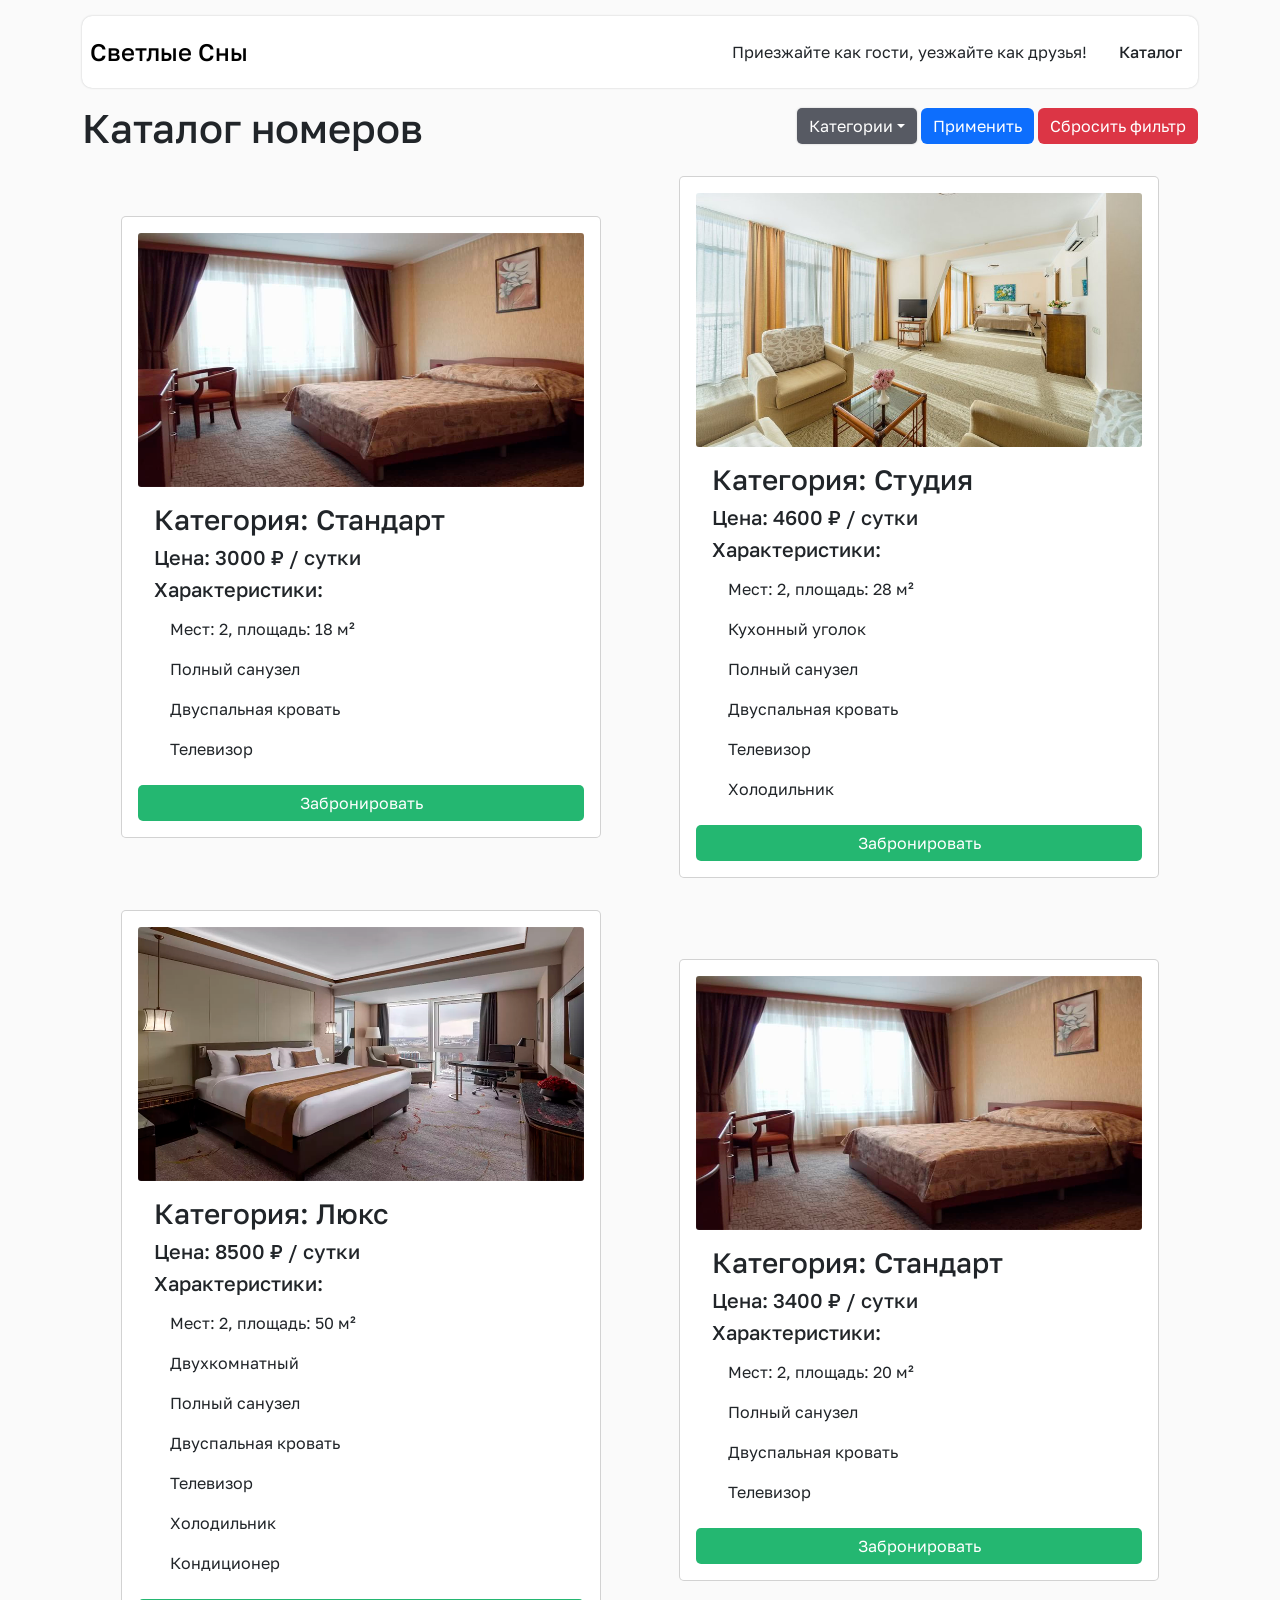
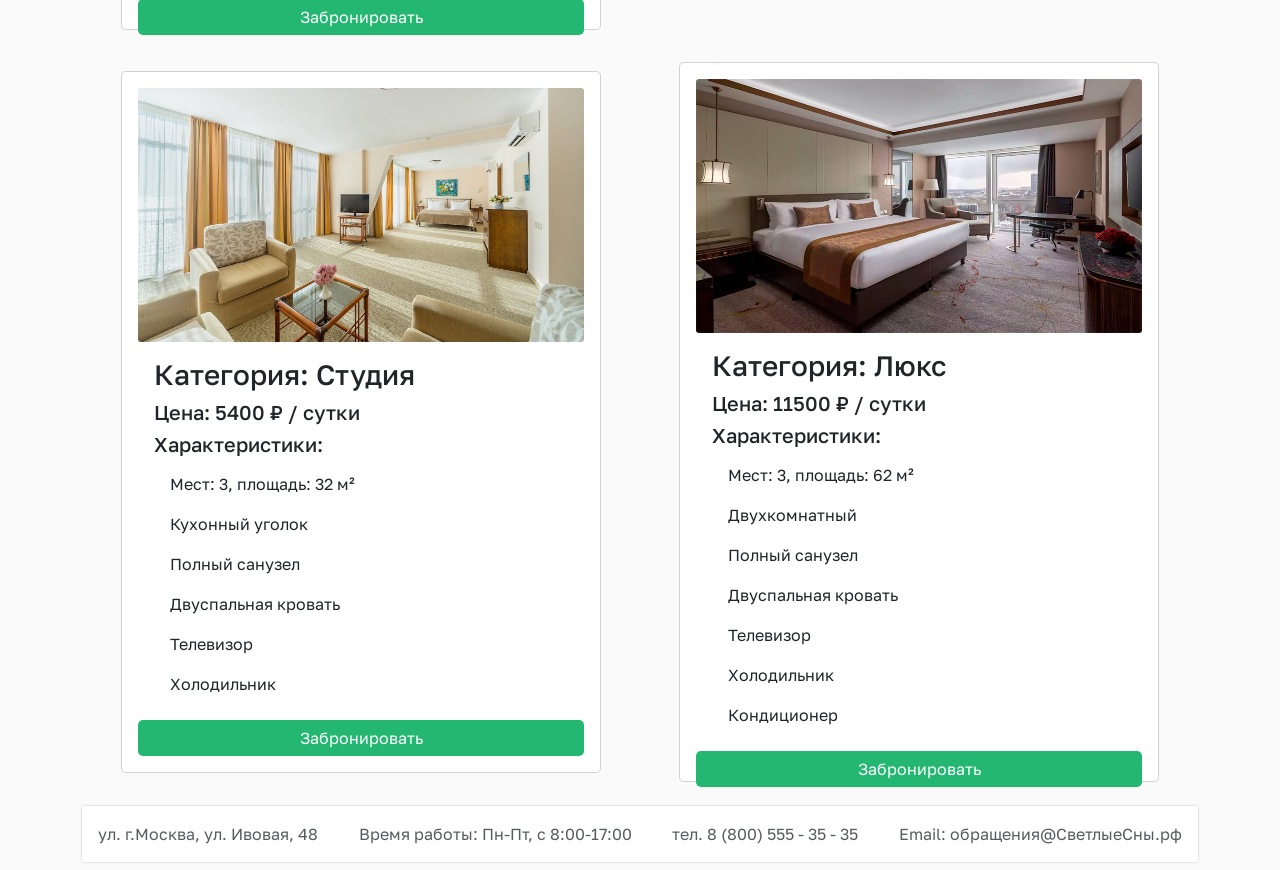
<file: hotel-prototype/index.html>
<!doctype html>
<html lang="ru">
<head>
    <meta charset="UTF-8">
    <meta name="viewport" content="width=device-width, user-scalable=no, initial-scale=1.0, maximum-scale=1.0, minimum-scale=1.0">
    <meta http-equiv="X-UA-Compatible" content="ie=edge">
    <link rel="stylesheet" href="css/bootstrap.min.css">
    <link rel="stylesheet" href="css/index.css">
    <title>Каталог номеров — Светлые Сны</title>
</head>
<body class="container">
<header class="d-flex flex-wrap justify-content-center py-3">
    <a href="index.html" class="d-flex align-items-center mb-3 mb-md-0 me-md-auto link-body-emphasis text-decoration-none">
        <span class="fs-4 mx-2 fw-medium">Светлые Сны</span>
    </a>
    <ul class="nav">
        <li class="nav-item"><a href="index.html" class="nav-link">Приезжайте как гости, уезжайте как друзья!</a></li>
        <li class="nav-item"><a href="catalog.html" class="nav-link fw-medium">Каталог</a></li>
    </ul>
</header>
<!--описание номеров-->
<main>
    <div class="d-flex justify-content-between flex-wrap">
        <h1>Каталог номеров</h1>
        <div class="dropdown">
            <button class="btn btn-secondary dropdown-toggle" type="button" data-bs-toggle="dropdown" aria-expanded="false">Категории</button>
            <ul class="dropdown-menu">
                <li><a class="dropdown-item" href="#">Стандарт</a></li>
                <li><a class="dropdown-item" href="#">Студия</a></li>
                <li><a class="dropdown-item" href="#">Люкс</a></li>
            </ul>
            <button class="btn btn-primary my-1">Применить</button>
            <button class="btn btn-danger my-1">Сбросить фильтр</button>
        </div>
    </div>
    <div class="d-flex justify-content-around flex-wrap align-items-center">
        <div class="card">
            <img src="img/standart.png" class="card-img-top" alt="Стандарт">
            <div class="card-body">
                <h3>Категория: Стандарт</h3>
                <h5>Цена: 3000 ₽ / сутки</h5>
                <h5>Характеристики:</h5>
                <ul class="list-group">
                    <li class="list-group-item">Мест: 2, площадь: 18 м²</li>
                    <li class="list-group-item">Полный санузел</li>
                    <li class="list-group-item">Двуспальная кровать</li>
                    <li class="list-group-item">Телевизор</li>
                </ul>
            </div>
            <div class="d-grid gap-2"><a href="order.html" class="btn btn-success">Забронировать</a></div>
        </div>
        <div class="card">
            <img src="img/studio.jpg" class="card-img-top" alt="Студия">
            <div class="card-body">
                <h3>Категория: Студия</h3>
                <h5>Цена: 4600 ₽ / сутки</h5>
                <h5>Характеристики:</h5>
                <ul class="list-group">
                    <li class="list-group-item">Мест: 2, площадь: 28 м²</li>
                    <li class="list-group-item">Кухонный уголок</li>
                    <li class="list-group-item">Полный санузел</li>
                    <li class="list-group-item">Двуспальная кровать</li>
                    <li class="list-group-item">Телевизор</li>
                    <li class="list-group-item">Холодильник</li>
                </ul>
            </div>
            <div class="d-grid gap-2"><a href="order.html" class="btn btn-success">Забронировать</a></div>
        </div>
        <div class="card">
            <img src="img/lux.png" class="card-img-top" alt="Люкс">
            <div class="card-body">
                <h3>Категория: Люкс</h3>
                <h5>Цена: 8500 ₽ / сутки</h5>
                <h5>Характеристики:</h5>
                <ul class="list-group">
                    <li class="list-group-item">Мест: 2, площадь: 50 м²</li>
                    <li class="list-group-item">Двухкомнатный</li>
                    <li class="list-group-item">Полный санузел</li>
                    <li class="list-group-item">Двуспальная кровать</li>
                    <li class="list-group-item">Телевизор</li>
                    <li class="list-group-item">Холодильник</li>
                    <li class="list-group-item">Кондиционер</li>
                </ul>
            </div>
            <div class="d-grid gap-2"><a href="order.html" class="btn btn-success">Забронировать</a></div>
        </div>
        <div class="card">
            <img src="img/standart.png" class="card-img-top" alt="Стандарт">
            <div class="card-body">
                <h3>Категория: Стандарт</h3>
                <h5>Цена: 3400 ₽ / сутки</h5>
                <h5>Характеристики:</h5>
                <ul class="list-group">
                    <li class="list-group-item">Мест: 2, площадь: 20 м²</li>
                    <li class="list-group-item">Полный санузел</li>
                    <li class="list-group-item">Двуспальная кровать</li>
                    <li class="list-group-item">Телевизор</li>
                </ul>
            </div>
            <div class="d-grid gap-2"><a href="order.html" class="btn btn-success">Забронировать</a></div>
        </div>
        <div class="card">
            <img src="img/studio.jpg" class="card-img-top" alt="Студия">
            <div class="card-body">
                <h3>Категория: Студия</h3>
                <h5>Цена: 5400 ₽ / сутки</h5>
                <h5>Характеристики:</h5>
                <ul class="list-group">
                    <li class="list-group-item">Мест: 3, площадь: 32 м²</li>
                    <li class="list-group-item">Кухонный уголок</li>
                    <li class="list-group-item">Полный санузел</li>
                    <li class="list-group-item">Двуспальная кровать</li>
                    <li class="list-group-item">Телевизор</li>
                    <li class="list-group-item">Холодильник</li>
                </ul>
            </div>
            <div class="d-grid gap-2"><a href="order.html" class="btn btn-success">Забронировать</a></div>
        </div>
        <div class="card">
            <img src="img/lux.png" class="card-img-top" alt="Люкс">
            <div class="card-body">
                <h3>Категория: Люкс</h3>
                <h5>Цена: 11500 ₽ / сутки</h5>
                <h5>Характеристики:</h5>
                <ul class="list-group">
                    <li class="list-group-item">Мест: 3, площадь: 62 м²</li>
                    <li class="list-group-item">Двухкомнатный</li>
                    <li class="list-group-item">Полный санузел</li>
                    <li class="list-group-item">Двуспальная кровать</li>
                    <li class="list-group-item">Телевизор</li>
                    <li class="list-group-item">Холодильник</li>
                    <li class="list-group-item">Кондиционер</li>
                </ul>
            </div>
            <div class="d-grid gap-2"><a href="order.html" class="btn btn-success">Забронировать</a></div>
        </div>
    </div>
</main>
<!--Контактная информация-->
<footer class="py-2 my-2">
    <ul class="nav justify-content-between align-items-center">
        <li class="nav-item"><a href="#" class="nav-link text-body-secondary">ул. г.Москва, ул. Ивовая, 48</a></li>
        <li class="nav-item"><a href="#" class="nav-link text-body-secondary">Время работы: Пн-Пт, с 8:00-17:00</a></li>
        <li class="nav-item"><a href="tel:88005553535" class="nav-link text-body-secondary">тел. 8 (800) 555 - 35 - 35</a></li>
        <li class="nav-item"><a href="mailto:обращения@СветлыеСны.рф" class="nav-link text-body-secondary">Email: обращения@СветлыеСны.рф</a></li>
    </ul>
</footer>
<script src="js/bootstrap.bundle.min.js"></script>
</body>
</html>
</file>
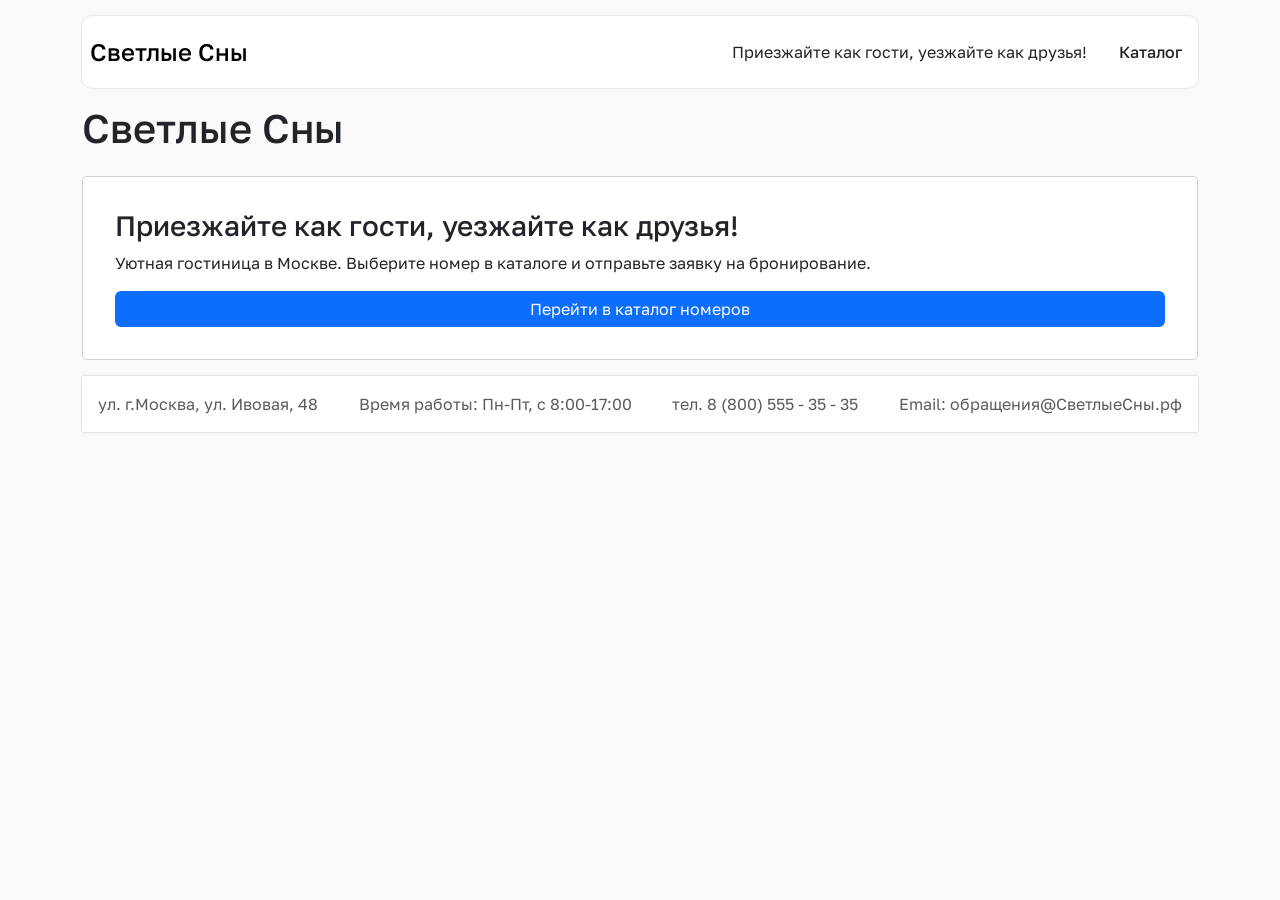
<file: hotel-prototype/indexbc.html>
<!doctype html>
<html lang="ru">
<head>
    <meta charset="UTF-8">
    <meta name="viewport" content="width=device-width, user-scalable=no, initial-scale=1.0, maximum-scale=1.0, minimum-scale=1.0">
    <meta http-equiv="X-UA-Compatible" content="ie=edge">
    <link rel="stylesheet" href="css/bootstrap.min.css">
    <link rel="stylesheet" href="css/index.css">
    <title>Светлые Сны</title>
</head>
<body class="container">
<header class="d-flex flex-wrap justify-content-center py-3">
    <a href="index.html" class="d-flex align-items-center mb-3 mb-md-0 me-md-auto link-body-emphasis text-decoration-none">
        <span class="fs-4 mx-2 fw-medium">Светлые Сны</span>
    </a>
    <ul class="nav">
        <li class="nav-item"><a href="index.html" class="nav-link">Приезжайте как гости, уезжайте как друзья!</a></li>
        <li class="nav-item"><a href="catalog.html" class="nav-link fw-medium">Каталог</a></li>
    </ul>
</header>
<main>
    <div class="d-flex justify-content-between flex-wrap align-items-center"><h1>Светлые Сны</h1></div>
    <div class="card" style="max-width:100%">
        <div class="card-body">
            <h3>Приезжайте как гости, уезжайте как друзья!</h3>
            <p>Уютная гостиница в Москве. Выберите номер в каталоге и отправьте заявку на бронирование.</p>
            <div class="d-grid gap-2"><a href="catalog.html" class="btn btn-primary">Перейти в каталог номеров</a></div>
        </div>
    </div>
</main>
<!--Контактная информация-->
<footer class="py-2 my-2">
    <ul class="nav justify-content-between align-items-center">
        <li class="nav-item"><a href="#" class="nav-link text-body-secondary">ул. г.Москва, ул. Ивовая, 48</a></li>
        <li class="nav-item"><a href="#" class="nav-link text-body-secondary">Время работы: Пн-Пт, с 8:00-17:00</a></li>
        <li class="nav-item"><a href="tel:88005553535" class="nav-link text-body-secondary">тел. 8 (800) 555 - 35 - 35</a></li>
        <li class="nav-item"><a href="mailto:обращения@СветлыеСны.рф" class="nav-link text-body-secondary">Email: обращения@СветлыеСны.рф</a></li>
    </ul>
</footer>
<script src="js/bootstrap.bundle.min.js"></script>
</body>
</html>
</file>
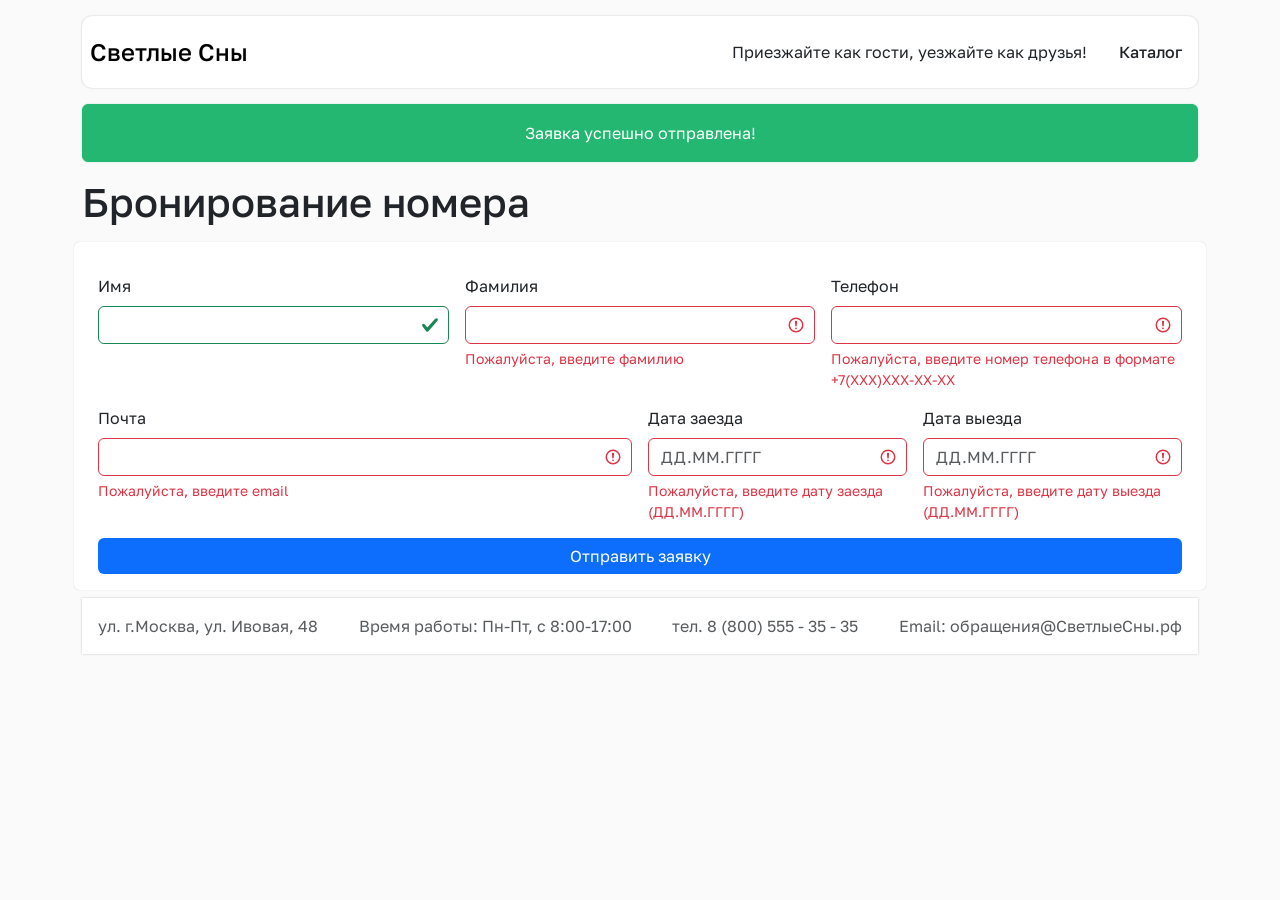
<file: hotel-prototype/order.html>
<!doctype html>
<html lang="ru">
<head>
    <meta charset="UTF-8">
    <meta name="viewport" content="width=device-width, user-scalable=no, initial-scale=1.0, maximum-scale=1.0, minimum-scale=1.0">
    <meta http-equiv="X-UA-Compatible" content="ie=edge">
    <link rel="stylesheet" href="css/bootstrap.min.css">
    <link rel="stylesheet" href="css/index.css">
    <title>Бронирование номера — Светлые Сны</title>
</head>
<body class="container">
<header class="d-flex flex-wrap justify-content-center py-3">
    <a href="index.html" class="d-flex align-items-center mb-3 mb-md-0 me-md-auto link-body-emphasis text-decoration-none">
        <span class="fs-4 mx-2 fw-medium">Светлые Сны</span>
    </a>
    <ul class="nav">
        <li class="nav-item"><a href="index.html" class="nav-link">Приезжайте как гости, уезжайте как друзья!</a></li>
        <li class="nav-item"><a href="catalog.html" class="nav-link fw-medium">Каталог</a></li>
    </ul>
</header>
<div class="alert alert-success text-center" role="alert">
    Заявка успешно отправлена!
</div>
<!--Форма бронирования-->
<main>
    <div class="d-flex justify-content-between flex-wrap align-items-center"><h1>Бронирование номера</h1></div>
    <form class="row g-3 needs-validation my-2" novalidate method="post">
        <div class="col-md-4">
            <label for="validationCustom01" class="form-label">Имя</label>
            <input type="text" class="form-control is-valid" id="validationCustom01" required>
            <div class="invalid-feedback">Пожалуйста, введите имя</div>
        </div>
        <div class="col-md-4">
            <label for="validationCustom02" class="form-label">Фамилия</label>
            <input type="text" class="form-control is-invalid" id="validationCustom02" required>
            <div class="invalid-feedback">Пожалуйста, введите фамилию</div>
        </div>
        <div class="col-md-4">
            <label for="validationCustomPhone" class="form-label">Телефон</label>
            <input type="text" class="form-control is-invalid" id="validationCustomPhone" required>
            <div class="invalid-feedback">Пожалуйста, введите номер телефона в формате +7(ХХХ)ХХХ-ХХ-ХХ</div>
        </div>
        <div class="col-md-6">
            <label for="validationCustom03" class="form-label">Почта</label>
            <input type="text" class="form-control is-invalid" id="validationCustom03" required>
            <div class="invalid-feedback">Пожалуйста, введите email</div>
        </div>
        <div class="col-md-3">
            <label for="validationCustom04" class="form-label">Дата заезда</label>
            <input type="text" class="form-control is-invalid" id="validationCustom04" placeholder="ДД.ММ.ГГГГ" required>
            <div class="invalid-feedback">Пожалуйста, введите дату заезда (ДД.ММ.ГГГГ)</div>
        </div>
        <div class="col-md-3">
            <label for="validationCustom05" class="form-label">Дата выезда</label>
            <input type="text" class="form-control is-invalid" id="validationCustom05" placeholder="ДД.ММ.ГГГГ" required>
            <div class="invalid-feedback">Пожалуйста, введите дату выезда (ДД.ММ.ГГГГ)</div>
        </div>
        <div class="d-grid gap-2"><button class="btn btn-primary">Отправить заявку</button></div>
    </form>
</main>
<!--Контактная информация-->
<footer class="py-2 my-2">
    <ul class="nav justify-content-between align-items-center">
        <li class="nav-item"><a href="#" class="nav-link text-body-secondary">ул. г.Москва, ул. Ивовая, 48</a></li>
        <li class="nav-item"><a href="#" class="nav-link text-body-secondary">Время работы: Пн-Пт, с 8:00-17:00</a></li>
        <li class="nav-item"><a href="tel:88005553535" class="nav-link text-body-secondary">тел. 8 (800) 555 - 35 - 35</a></li>
        <li class="nav-item"><a href="mailto:обращения@СветлыеСны.рф" class="nav-link text-body-secondary">Email: обращения@СветлыеСны.рф</a></li>
    </ul>
</footer>
<script src="js/bootstrap.bundle.min.js"></script>
<script src="js/jquery-3.7.1.slim.min.js"></script>
<script src="js/jquery.inputmask.min.js"></script>
<script src="js/index.js"></script>
</body>
</html>
</file>
<file: hotel-prototype/css/index.css>
@font-face {
    src: url("../fonts/GolosText-Regular.ttf");
    font-family: "Golos";
    font-weight: normal;
}

@font-face {
    src: url("../fonts/GolosText-Medium.ttf");
    font-family: "Golos";
    font-weight: 500;
}

@font-face {
    src: url("../fonts/GolosText-Bold.ttf");
    font-family: "Golos";
    font-weight: bold;
}

body {
    background: #FAFAFA;
    color: #212529;
    font-size: 16px;
    font-family: "Golos", sans-serif;
}

header {
    margin: 1rem 0;
    border-radius: 10px;
    box-shadow: 0 0 2px 0 rgba(33, 37, 41, 0.25);
    background: rgb(255, 255, 255);
}

footer{
    box-shadow: 0 0 2px 0 rgba(33, 37, 41, 0.25);
    background: rgb(255, 255, 255);
}

.nav-link {
    color: #212529;
}

.card {
    padding: 1rem;
    max-width: 30rem;
    max-height: 45rem;
    border-radius: 5px;
    box-shadow: 0 0 1px 0 rgba(33, 37, 41, 0.02);
    background: rgb(255, 255, 255);
    margin: 1rem 0;
    transition: all .3s ease-in-out;


    .card-img-top {
        border-radius: 3px;
        transition: all .3s ease-in-out;
    }

    &:hover {
        transform: translateY(-5px);
        transition: all .3s ease-in-out;
    }
}

.list-group-item:first-child, .list-group-item:last-child {
    border-bottom-left-radius: 0;
    border-bottom-right-radius: 0;
}

.list-group, .list-group-item {
    border: none;
    transition: all .3s ease-in-out;

    &:hover {
        cursor: pointer;
        transition: all .3s ease-in-out;
        background: rgb(241, 241, 241);
        transform: translateY(-3px);
    }
}

.btn {
    border: none;
}

.btn-success {
    border-radius: 5px;
    background: rgb(36, 183, 113);

    &:hover {
        color: #ffffff;
        background-color: rgb(36, 183, 113);
        box-shadow: 0 0 2px 0 rgba(36, 183, 113, 0.25);
        border-color: #24B771FF;
    }
}

.alert-success{
    color: #ffffff;
    background-color: #24B771FF;
    box-shadow: 0 0 2px 0 rgba(36, 183, 113, 0.25);
    border-color: #24B771FF;
}

.btn-secondary {
    border-radius: 5px;

    box-shadow: 0 0 2px 0 rgba(33, 37, 41, 0.25);
    background: rgba(33, 37, 48, 0.75);
}

.dropdown-menu.show {
    border: none;
    box-shadow: 0 0 2px 0 rgba(33, 37, 41, 0.25);
    width: 10.5rem;
    margin: 0.5rem 0 !important;
}

.dropdown-item {
    border: none;

    &:active {
        box-shadow: 0 0 2px 0 rgba(33, 37, 41, 0.25);
        color: #ffffff;
        background: #007AFFFF;
    }
}

form{
    padding: 1rem;
    border-radius: 5px;
    box-shadow: 0 0 1px 0 rgba(33, 37, 41, 0.25);
    background: rgb(255, 255, 255);
    margin: 1rem 0;
    transition: all .3s ease-in-out;
}
</file>
